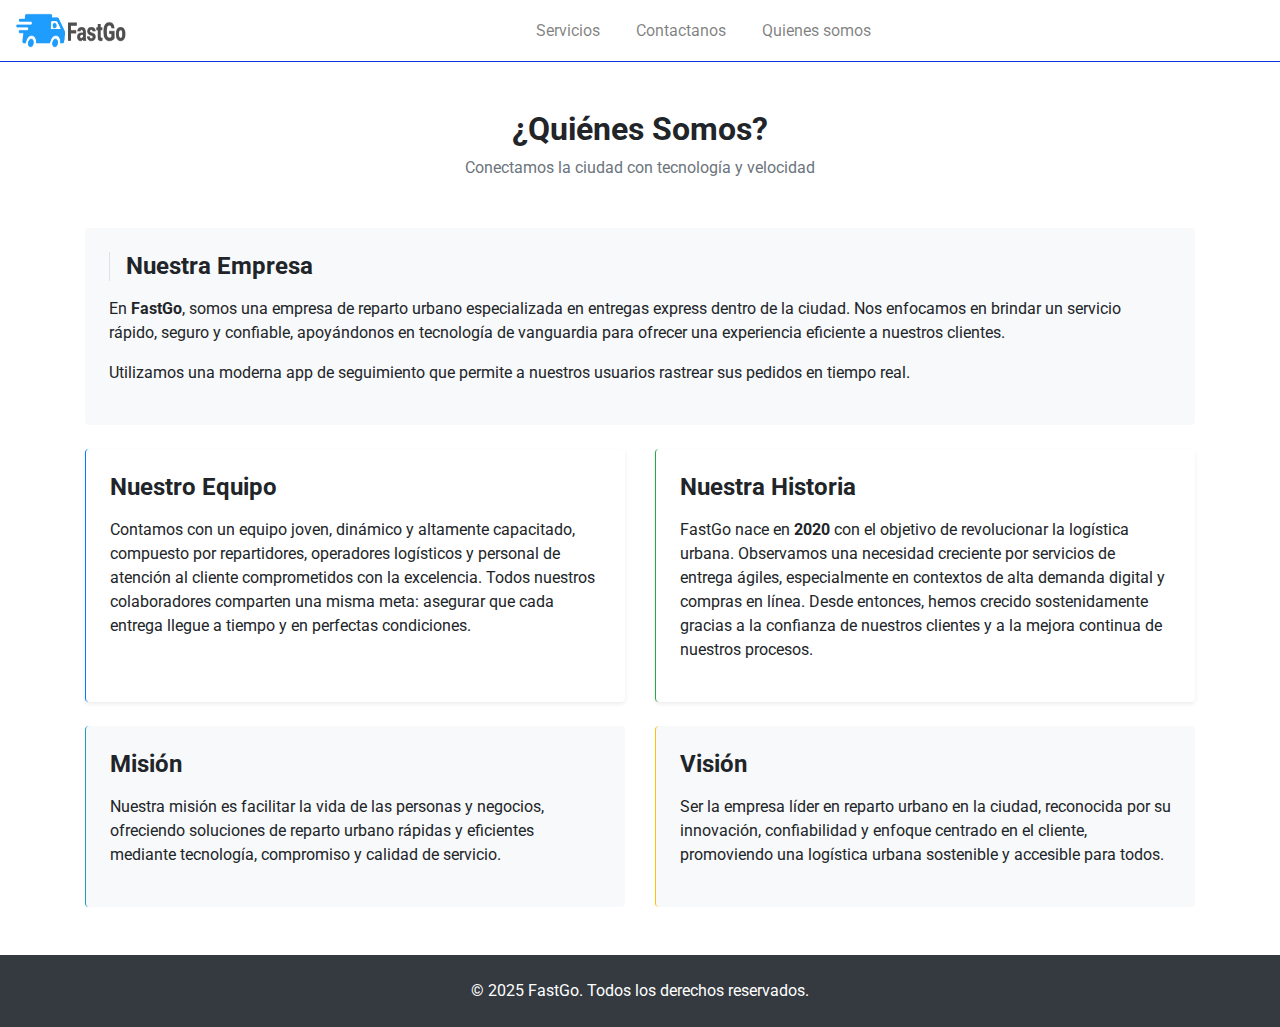
<file: about.html>
<!DOCTYPE html>
<html lang="en">
<head>
    <meta charset="UTF-8">
    <meta name="viewport" content="width=device-width, initial-scale=1.0">
    <link rel="stylesheet" href="https://stackpath.bootstrapcdn.com/bootstrap/4.5.2/css/bootstrap.min.css">
    <script src="https://code.jquery.com/jquery-3.5.1.slim.min.js"></script>
    <script src="https://cdn.jsdelivr.net/npm/popper.js@1.16.1/dist/umd/popper.min.js"></script>
    <script src="https://stackpath.bootstrapcdn.com/bootstrap/4.5.2/js/bootstrap.min.js"></script>
    <link rel="stylesheet" href="css/style.css">
    <link rel="preconnect" href="https://fonts.googleapis.com">
    <link rel="preconnect" href="https://fonts.gstatic.com" crossorigin>
    <link href="https://fonts.googleapis.com/css2?family=Roboto:ital,wght@0,100..900;1,100..900&display=swap"
        rel="stylesheet">
    <link rel="icon" href="/images/favicon.png" type="image/png">
    <title>FastGo - Entregas Express</title>
</head>
<body>
    <main>
        <nav class="navbar navbar-expand-lg navbar-light mi-navbar">
            <a class="navbar-brand" href="index.html"><img src="images/logonombre.png" alt="logo" width="110"
                    height="35" loading="lazy" /></a>
            <button class="navbar-toggler" type="button" data-toggle="collapse" data-target="#navbarNavDropdown"
                aria-controls="navbarNavDropdown" aria-expanded="false" aria-label="Toggle navigation">
                <span class="navbar-toggler-icon"></span>
            </button>
            <div class="collapse navbar-collapse justify-content-center" id="navbarNavDropdown">
                <ul class="navbar-nav">
                    <li class="nav-item">
                        <a class="nav-link" href="services.html">Servicios</a>
                    </li>
                    <li class="nav-item">
                        <a class="nav-link" href="contactJS.html">Contactanos</a>
                    </li>
                    <li class="nav-item">
                        <a class="nav-link" href="about.html">Quienes somos</a>
                    </li>
                </ul>
            </div>
        </nav>
        <section class="container my-5">
            <div class="text-center mb-5">
                <h2 class="font-weight-bold">¿Quiénes Somos?</h2>
                <p class="text-muted">Conectamos la ciudad con tecnología y velocidad</p>
            </div>
            <article class="bg-light p-4 mb-4 rounded">
                <h4 class="border-left pl-3 font-weight-bold">Nuestra Empresa</h4>
                <p class="mt-3">
                    En <strong>FastGo</strong>, somos una empresa de reparto urbano especializada en entregas express
                    dentro de la ciudad. Nos enfocamos en brindar un servicio rápido, seguro y confiable, apoyándonos en
                    tecnología de vanguardia para ofrecer una experiencia eficiente a nuestros clientes.
                </p>
                <p>
                    Utilizamos una moderna app de seguimiento que permite a nuestros usuarios rastrear sus pedidos en
                    tiempo real.
                </p>
            </article>
            <section class="row mb-4">
                <div class="col-md-6">
                    <article class="p-4 bg-white shadow-sm rounded h-100 border-left border-primary">
                        <h4 class="font-weight-bold">Nuestro Equipo</h4>
                        <p class="mt-3">
                            Contamos con un equipo joven, dinámico y altamente capacitado, compuesto por repartidores,
                            operadores logísticos y personal de atención al cliente comprometidos con la excelencia.
                            Todos nuestros colaboradores comparten una misma meta: asegurar que cada entrega llegue a
                            tiempo y en perfectas condiciones.
                        </p>
                    </article>
                </div>
                <article class="col-md-6 mt-4 mt-md-0">
                    <div class="p-4 bg-white shadow-sm rounded h-100 border-left border-success">
                        <h4 class="font-weight-bold">Nuestra Historia</h4>
                        <p class="mt-3">
                            FastGo nace en <strong>2020</strong> con el objetivo de revolucionar la logística urbana.
                            Observamos una necesidad creciente por servicios de entrega ágiles, especialmente en
                            contextos de alta demanda digital y compras en línea. Desde entonces, hemos crecido
                            sostenidamente gracias a la confianza de nuestros clientes y a la mejora continua de
                            nuestros procesos.
                        </p>
                    </div>
                </article>
            </section>
            <div class="row">
                <article class="col-md-6">
                    <div class="p-4 bg-light rounded h-100 border-left border-info">
                        <h4 class="font-weight-bold">Misión</h4>
                        <p class="mt-3">
                            Nuestra misión es facilitar la vida de las personas y negocios, ofreciendo soluciones de
                            reparto urbano rápidas y eficientes mediante tecnología, compromiso y calidad de servicio.
                        </p>
                    </div>
                </article>
                <article class="col-md-6 mt-4 mt-md-0">
                    <div class="p-4 bg-light rounded h-100 border-left border-warning">
                        <h4 class="font-weight-bold">Visión</h4>
                        <p class="mt-3">
                            Ser la empresa líder en reparto urbano en la ciudad, reconocida por su innovación,
                            confiabilidad y enfoque centrado en el cliente, promoviendo una logística urbana sostenible
                            y accesible para todos.
                        </p>
                    </div>
                </article>
            </div>
        </section>
        <footer class="bg-dark text-white text-center py-4">
            <p class="mb-0">&copy; 2025 FastGo. Todos los derechos reservados.</p>
        </footer>

    </main>
</body>

</html>
</file>
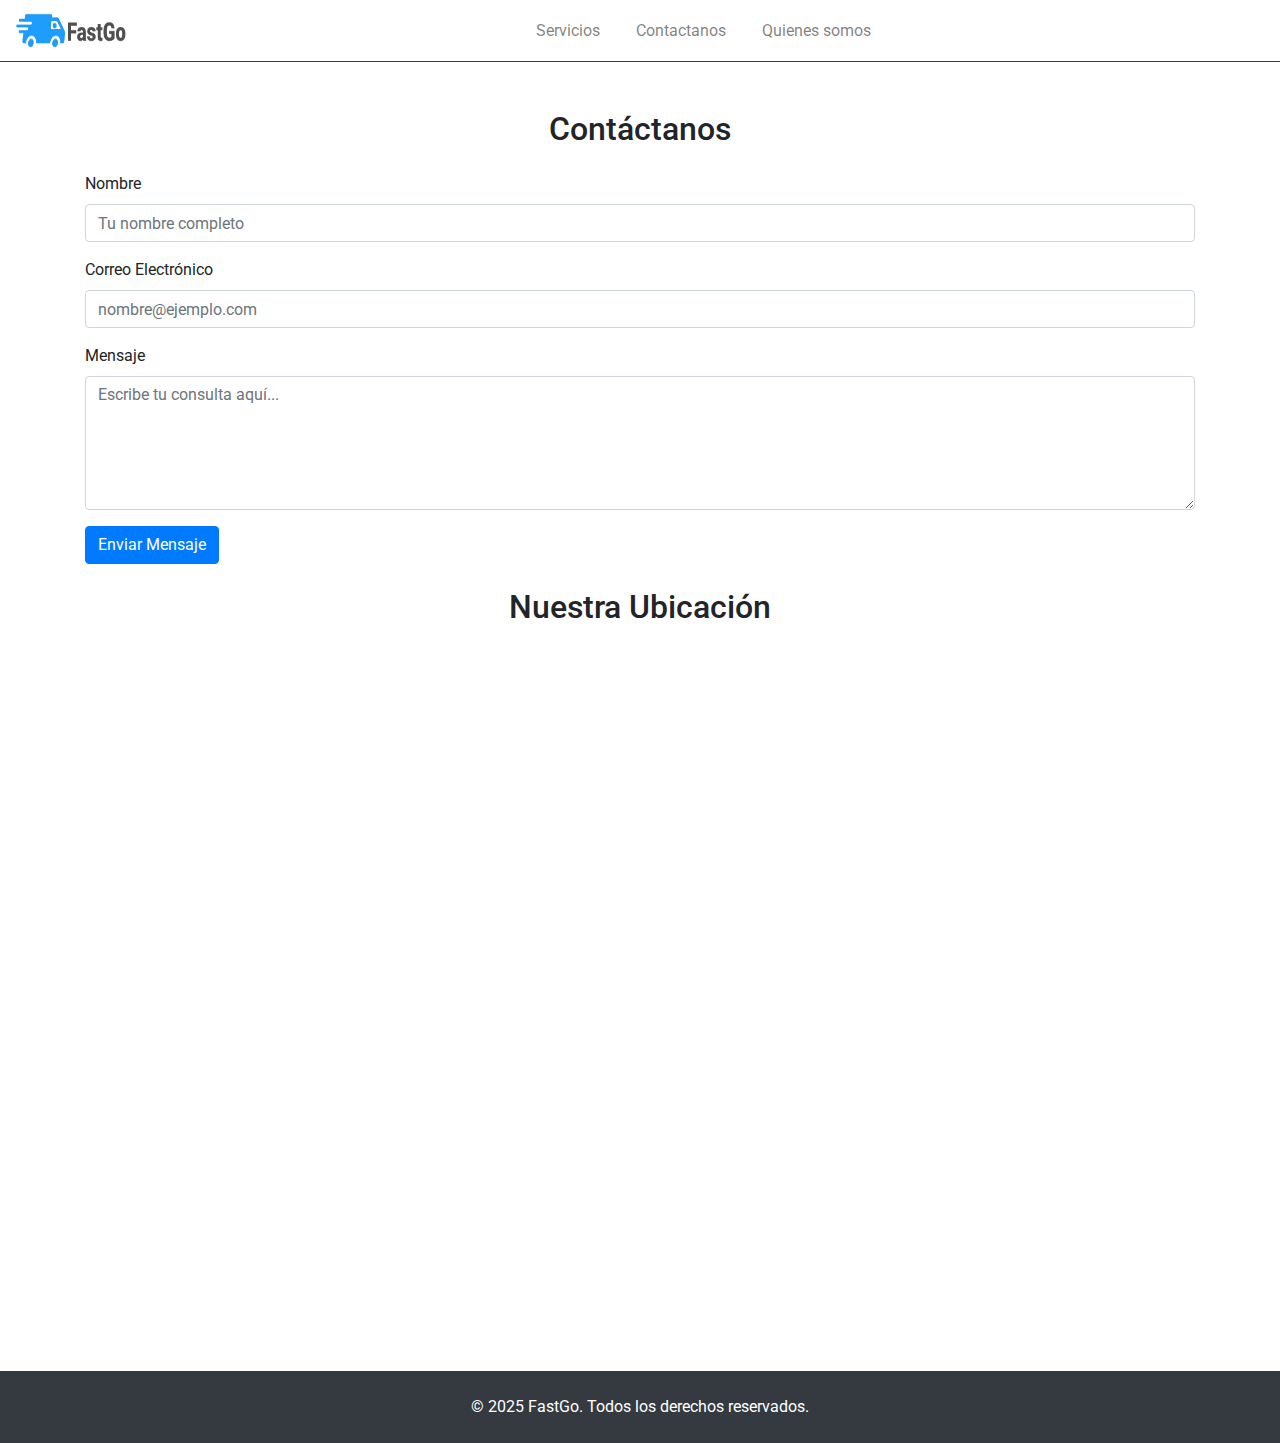
<file: contact.html>
<!DOCTYPE html>
<html lang="en">

<head>
    <meta charset="UTF-8">
    <meta name="viewport" content="width=device-width, initial-scale=1.0">
    <link rel="stylesheet" href="https://stackpath.bootstrapcdn.com/bootstrap/4.5.2/css/bootstrap.min.css">
    <script src="https://code.jquery.com/jquery-3.5.1.slim.min.js"></script>
    <script src="https://cdn.jsdelivr.net/npm/popper.js@1.16.1/dist/umd/popper.min.js"></script>
    <script src="https://stackpath.bootstrapcdn.com/bootstrap/4.5.2/js/bootstrap.min.js"></script>
    <link rel="stylesheet" href="css/style.css">
    <link rel="preconnect" href="https://fonts.googleapis.com">
    <link rel="preconnect" href="https://fonts.gstatic.com" crossorigin>
    <link href="https://fonts.googleapis.com/css2?family=Roboto:ital,wght@0,100..900;1,100..900&display=swap"
        rel="stylesheet">
    <link rel="icon" href="/sitio/images/favicon.png" type="image/png">
    <title>FastGo - Entregas Express</title>
</head>

<body>
    <main>
        <nav class="navbar navbar-expand-lg navbar-light mi-navbar">
            <a class="navbar-brand" href="index.html"><img src="images/logonombre.png" alt="logo" width="110"
                    height="35" loading="lazy" /></a>
            <button class="navbar-toggler" type="button" data-toggle="collapse" data-target="#navbarNavDropdown"
                aria-controls="navbarNavDropdown" aria-expanded="false" aria-label="Toggle navigation">
                <span class="navbar-toggler-icon"></span>
            </button>
            <div class="collapse navbar-collapse justify-content-center" id="navbarNavDropdown">
                <ul class="navbar-nav">
                    <li class="nav-item">
                        <a class="nav-link" href="services.html">Servicios</a>
                    </li>
                    <li class="nav-item">
                        <a class="nav-link" href="contactJS.html">Contactanos</a>
                    </li>
                    <li class="nav-item">
                        <a class="nav-link" href="about.html">Quienes somos</a>
                    </li>
                </ul>
            </div>
        </nav>
        <section class="container my-5">
            <h2 class="text-center mb-4">Contáctanos</h2>
            <div class="row">

                <!-- Formulario -->
                <section class="container mb-4">
                    <form>
                        <div class="form-group">
                            <label for="nombre">Nombre</label>
                            <input type="text" class="form-control" id="nombre" placeholder="Tu nombre completo">
                        </div>
                        <div class="form-group">
                            <label for="email">Correo Electrónico</label>
                            <input type="email" class="form-control" id="email" placeholder="nombre@ejemplo.com">
                        </div>
                        <div class="form-group">
                            <label for="mensaje">Mensaje</label>
                            <textarea class="form-control" id="mensaje" rows="5"
                                placeholder="Escribe tu consulta aquí..."></textarea>
                        </div>
                        <button type="submit" class="btn btn-primary">Enviar Mensaje</button>
                    </form>
                </section>

                <!-- Mapa -->
                <section id="map" class="container mb-4">
                    <h2 class="text-center mb-5">Nuestra Ubicación</h2>
                    <div class="embed-responsive embed-responsive-16by9">
                        <iframe class="embed-responsive-item"
                            src="https://www.google.com/maps/embed?pb=!1m18!1m12!1m3!1d212998.56777909782!2d-70.7946411694144!3d-33.472678897708!2m3!1f0!2f0!3f0!3m2!1i1024!2i768!4f13.1!3m3!1m2!1s0x9662c5410425af2f%3A0x8475d53c400f0931!2sSantiago%2C%20Regi%C3%B3n%20Metropolitana!5e0!3m2!1ses!2scl!4v1749607339672!5m2!1ses!2scl" width="600" height="450" style="border:0;" allowfullscreen="" loading="lazy" referrerpolicy="no-referrer-when-downgrade">
                        </iframe>
                    </div>
                </section>

            </div>
        </section>
        <footer class="bg-dark text-white text-center py-4">
            <p class="mb-0">&copy; 2025 FastGo. Todos los derechos reservados.</p>
        </footer>

    </main>
</body>

</html>
</file>
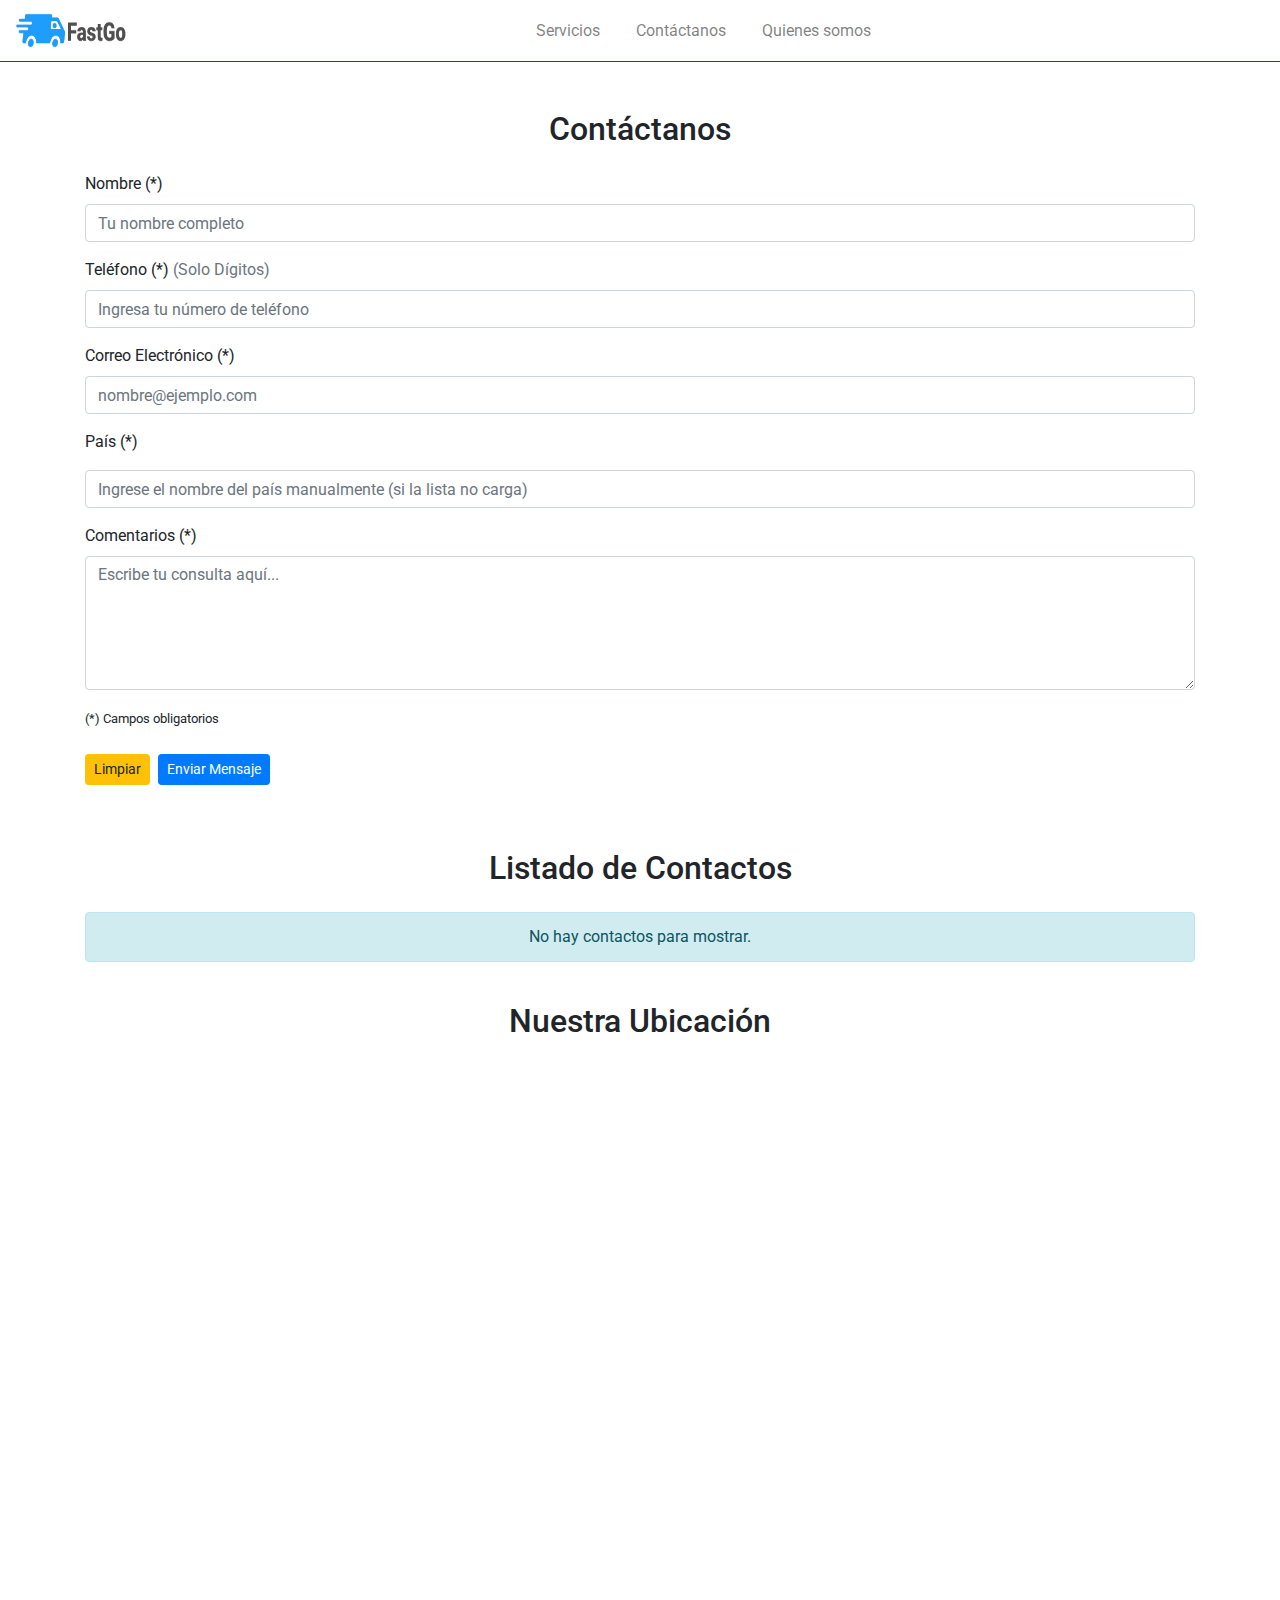
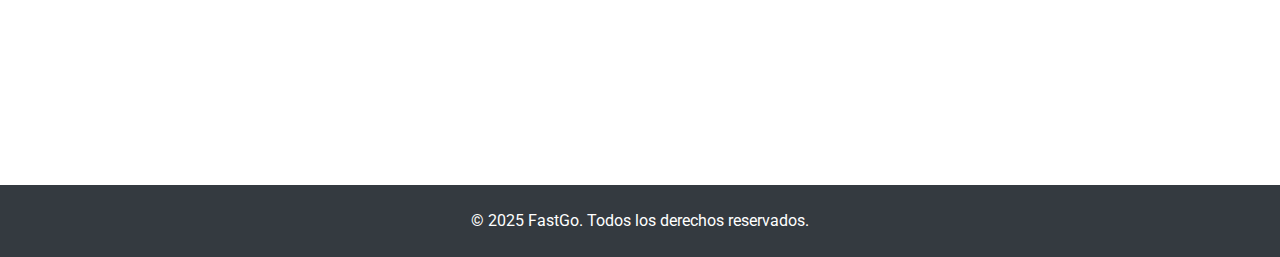
<file: contactJS.html>
<!DOCTYPE html>
<html lang="en">

<head>
    <meta charset="UTF-8">
    <meta name="viewport" content="width=device-width, initial-scale=1.0">
    <link rel="stylesheet" href="https://stackpath.bootstrapcdn.com/bootstrap/4.5.2/css/bootstrap.min.css">
    <script src="https://code.jquery.com/jquery-3.5.1.min.js"></script>
    <script src="https://cdn.jsdelivr.net/npm/popper.js@1.16.1/dist/umd/popper.min.js"></script>
    <script src="https://stackpath.bootstrapcdn.com/bootstrap/4.5.2/js/bootstrap.min.js"></script>
    <link rel="stylesheet" href="css/style.css">
    <link rel="preconnect" href="https://fonts.googleapis.com">
    <link rel="preconnect" href="https://fonts.gstatic.com" crossorigin>
    <link href="https://fonts.googleapis.com/css2?family=Roboto:ital,wght@0,100..900;1,100..900&display=swap"
        rel="stylesheet">
    <link rel="icon" href="/sitio/images/favicon.png" type="image/png">
    <title>FastGo - Entregas Express</title>

    <script>
        $(document).ready(function () { //Asegura que el código jQuery se ejecuta una vez que el DOM está completamente cargado.
            let dataBase = JSON.parse(localStorage.getItem("contactos")) || [];  //Array que guarda tus contactos, inicializado desde localStorage o vacío si no hay datos.
            let editingId = null; // Variable para saber si estamos editando

            // Función para renderizar la tabla de contactos
            function renderizarContactos() {
                let tbody = $('#tabla-contactos tbody');
                tbody.empty(); // Limpiar tabla antes de añadir nuevos datos

                if (dataBase.length > 0) {
                    dataBase.forEach(function (contacto) {
                        tbody.append(`
                        <tr>
                            <td>${contacto.nombre}</td>
                            <td>${contacto.telefono}</td>
                            <td>${contacto.email}</td>
                            <td>${contacto.countryCommonName}</td>  <td>${contacto.countryOfficialName}</td> <td>${contacto.comentarios}</td>
                            <td>
                                <button class="btn btn-sm btn-info btn-editar" data-id="${contacto.id}">Editar</button>
                                <button class="btn btn-sm btn-danger btn-eliminar" data-id="${contacto.id}">Eliminar</button>
                            </td>
                        </tr>
                    `);
                    });
                    $('#tabla-contactos').show(); // Mostrar la tabla si hay contactos
                    $('#mensaje-sin-contactos').hide(); // Ocultar mensaje de "sin contactos"
                } else {
                    $('#tabla-contactos').hide();
                    $('#mensaje-sin-contactos').show();
                }
            }

            // Ocultar el input 'otherCountry' al inicio
            $('#otherCountry').hide(); // Ocultar el campo de nombre oficial del país al inicio
            $('#containerOfficialCountryName').hide(); // Ocultar el campo de nombre oficial al inicio para luego mostralo en la tabla

            // Cargar países desde la API
            $.ajax({
                url: 'https://restcountries.com/v3.1/lang/spanish',
                method: 'GET',
                success: function (data) {
                    $('#selectCountry').empty();
                    $('#selectCountry').append('<option value="">Seleccione País</option>');
                    // Ordenar los países alfabéticamente por common name
                    data.sort((a, b) => { //obtener los nombres comunes y compararlos
                        const nameA = a.name.common.toUpperCase(); //mayusculas para evitar problemas de mayúsculas/minúsculas
                        const nameB = b.name.common.toUpperCase(); //mayusculas para evitar problemas de mayúsculas/minúsculas
                        if (nameA < nameB) return -1; // Si nameA es menor que nameB, nameA va primero
                        if (nameA > nameB) return 1; // Si nameA es mayor que nameB, nameB va primero
                        return 0;
                    });

                    data.forEach(function (country) {
                        const commonName = country.name.common;
                        const officialName = country.name.official || commonName; // Fallback al nombre común si no hay oficial
                        // Guardamos el nombre oficial en el 'value' y el nombre común como texto visible.
                        // Podríamos guardar también el commonName como un data-attribute si fuera necesario accederlo más tarde de forma individual.
                        $('#selectCountry').append(`<option value="${officialName}" data-common-name="${commonName}">${commonName}</option>`);
                    });
                    $('#otherCountry').remove(); // Si la API carga bien, removemos el campo de texto de otro país
                },
                error: function () {
                    alert("No se pudo cargar la lista de países. Por favor, ingrese el nombre del país manualmente.");
                    $('#selectCountry').remove(); // Quitar el select si falla la carga
                    $('#otherCountry').show(); // Mostrar el campo de texto para el país manual
                }
            });

            // Setear el nombre oficial del país (que ya es el value del select)
            $('#selectCountry').on('change', function () {
                const selectedOfficialName = $(this).val();
                $('#inputOfficialCountryName').val(selectedOfficialName);
                if (selectedOfficialName === "") {
                    $('#containerOfficialCountryName').hide();
                } else {
                    $('#containerOfficialCountryName').show();
                }
            });

            // Limpiar el formulario
            $('#buttonClean').on('click', function () {
                if (confirm('¿Está seguro que desea limpiar el formulario?')) {
                    $('input, #textareaComentario, select').val('');
                    $('#selectCountry').val(''); // Asegurar que el select se resetea
                    $('#containerOfficialCountryName').hide(); // Ocultar el campo de nombre oficial
                    $('#div-errores').hide(); // Ocultar errores
                    $('#lista-errores').empty(); // Limpiar lista de errores
                    $('#btn-submit').text('Enviar Mensaje').removeClass('btn-success').addClass('btn-primary');
                    $('#btn-cancel-edit').hide();
                    editingId = null; // Resetear el modo edición
                }
            });

            // Enviar/Actualizar formulario
            $('#contactForm').on('submit', function (e) {
                e.preventDefault(); // Prevenir el envío por defecto del formulario

                let errores = [];
                let nombre = $('#nombre').val().trim(); // Trim para eliminar espacios al inicio y al final
                let telefono = $('#telefono').val().trim();
                let email = $('#email').val().trim();
                let countrySelectedCommonName = '';
                let countrySelectedOfficialName = '';
                let comentarios = $("#textareaComentario").val().trim();

                // Lógica para obtener los nombres de país según si se usa el select o el input manual
                if ($('#otherCountry').is(':visible')) {
                    // Si el campo manual está visible (API falló)
                    countrySelectedCommonName = $('#otherCountry').val().trim();
                    countrySelectedOfficialName = $('#otherCountry').val().trim(); // En este caso, el oficial es el mismo que el común
                    if (countrySelectedCommonName === '') {
                        errores.push("Ingrese el nombre del país manualmente.");
                    }
                } else {
                    // Si el select está visible (API cargó bien)
                    const selectedOption = $('#selectCountry option:selected');
                    countrySelectedCommonName = selectedOption.text(); // El texto visible es el nombre común
                    countrySelectedOfficialName = selectedOption.val(); // El valor es el nombre oficial
                    if (countrySelectedOfficialName === '') { // Validar que se seleccionó algo
                        errores.push("Seleccione un país.");
                    }
                }

                if (nombre === '') {
                    errores.push("El nombre es obligatorio.");
                }
                if (telefono === '') {
                errores.push("El teléfono es obligatorio.");
            } else {
                
                let regexTelefono = /^\d+$/; // Expresión regular para validar que solo contenga dígitos
                if (!regexTelefono.test(telefono)) {
                    errores.push("El teléfono solo debe contener números.");
                }
            }
                if (email === '') {
                    errores.push("El correo electrónico está vacío.");
                } else {
                    let regexEmail = /^[^\s@]+@[^\s@]+\.[^\s@]+$/; //expresión regular para validar el formato del correo electrónico
                    if (!regexEmail.test(email)) {
                        errores.push("El correo electrónico no tiene un formato válido.");
                    }
                }

                if (comentarios === '') {
                    errores.push("Debe ingresar un comentario.");
                }

                if (errores.length > 0) {
                    $('#lista-errores').empty();
                    errores.forEach(function (error) {
                        $('#lista-errores').append('<li>' + error + '</li>');
                    });
                    $('#div-errores').show();
                } else {
                    $('#div-errores').hide(); // Ocultar errores si todo está bien

                    const contactoData = {
                        nombre: nombre,
                        telefono: telefono,
                        email: email,
                        countryCommonName: countrySelectedCommonName,    // Guardamos el común
                        countryOfficialName: countrySelectedOfficialName, // Guardamos el oficial
                        comentarios: comentarios
                    };

                    if (editingId) {
                        // Modo edición: encontrar y actualizar el contacto
                        const contactoIndex = dataBase.findIndex(c => c.id === editingId);
                        if (contactoIndex !== -1) {
                            dataBase[contactoIndex] = { ...dataBase[contactoIndex], ...contactoData }; // Mantiene el ID y actualiza los datos
                            alert('Contacto actualizado con éxito!');
                        }
                    } else {
                        // Modo nuevo: agregar un nuevo contacto
                        contactoData.id = Date.now(); // Asignar un ID único solo al crear
                        dataBase.push(contactoData);
                        alert('Contacto guardado con éxito!');
                    }

                    localStorage.setItem("contactos", JSON.stringify(dataBase));
                    renderizarContactos(); // Actualizar la tabla
                    $('#buttonClean').click(); // Limpiar el formulario y resetear el modo edición
                }
            });

            // Evento click para Editar
            $(document).on('click', '.btn-editar', function () {
                editingId = parseInt($(this).data('id')); // Obtener el ID del contacto a editar
                const contactoToEdit = dataBase.find(c => c.id === editingId);

                if (contactoToEdit) {
                    $('#nombre').val(contactoToEdit.nombre);
                    $('#telefono').val(contactoToEdit.telefono);
                    $('#email').val(contactoToEdit.email);

                    // Lógica para precargar el select o el input manual al editar
                    if ($('#otherCountry').length && !$('#selectCountry').length) { // Si el input manual es el único que existe
                        $('#otherCountry').val(contactoToEdit.countryOfficialName).show();
                    } else { // Si el select es el que existe
                        let officialNameFound = false;
                        $('#selectCountry option').each(function () {
                            if ($(this).val() === contactoToEdit.countryOfficialName) {
                                $(this).prop('selected', true);
                                officialNameFound = true;
                                return false; // Salir del each
                            }
                        });
                        $('#inputOfficialCountryName').val(contactoToEdit.countryOfficialName);
                        $('#containerOfficialCountryName').show();

                        if (!officialNameFound) {
                            $('#selectCountry').val(''); // Resetea el select si no encuentra la opción exacta
                        }
                    }

                    $('#textareaComentario').val(contactoToEdit.comentarios);

                    // Cambiar texto del botón de submit y mostrar botón de cancelar
                    $('#btn-submit').text('Actualizar Contacto').removeClass('btn-primary').addClass('btn-success');
                    $('#btn-cancel-edit').show();
                }
            });

            // Evento click para Cancelar Edición
            $('#btn-cancel-edit').on('click', function () {
                $('#buttonClean').click(); // Limpiar el formulario y resetear
            });

            // Evento click para Eliminar
            $(document).on('click', '.btn-eliminar', function () {
                const idToDelete = parseInt($(this).data('id'));
                if (confirm('¿Está seguro que desea eliminar este contacto?')) {
                    dataBase = dataBase.filter(c => c.id !== idToDelete);
                    localStorage.setItem("contactos", JSON.stringify(dataBase));
                    renderizarContactos(); // Actualizar la tabla
                    alert('Contacto eliminado con éxito!');
                }
            });

            // Cargar contactos al iniciar la página
            renderizarContactos();
        });
    </script>
</head>

<body>
    <main>
        <nav class="navbar navbar-expand-lg navbar-light mi-navbar">
            <a class="navbar-brand" href="index.html"><img src="images/logonombre.png" alt="logo" width="110"
                    height="35" loading="lazy" /></a>
            <button class="navbar-toggler" type="button" data-toggle="collapse" data-target="#navbarNavDropdown"
                aria-controls="navbarNavDropdown" aria-expanded="false" aria-label="Toggle navigation">
                <span class="navbar-toggler-icon"></span>
            </button>
            <div class="collapse navbar-collapse justify-content-center" id="navbarNavDropdown">
                <ul class="navbar-nav">
                    <li class="nav-item">
                        <a class="nav-link" href="services.html">Servicios</a>
                    </li>
                    <li class="nav-item">
                        <a class="nav-link" href="contactJS.html">Contáctanos</a>
                    </li>
                    <li class="nav-item">
                        <a class="nav-link" href="about.html">Quienes somos</a>
                    </li>
                </ul>
            </div>
        </nav>
        <section class="container my-5">
            <h2 class="text-center mb-4">Contáctanos</h2>
            <div class="row">

                <section class="container mb-4">
                    <form id="contactForm">
                        <div class="form-group">
                            <label for="nombre">Nombre (*)</label>
                            <input type="text" class="form-control" id="nombre" placeholder="Tu nombre completo">
                        </div>
                        <div class="form-group">
                            <label for="telefono">Teléfono (*) <span class="text-muted">(Solo Dígitos)</span></label>
                            <input type="text" class="form-control" id="telefono"
                                placeholder="Ingresa tu número de teléfono">
                        </div>
                        <div class="form-group">
                            <label for="email">Correo Electrónico (*)</label>
                            <input type="email" class="form-control" id="email" placeholder="nombre@ejemplo.com">
                        </div>
                        <div class="form-group">
                            <label for="selectCountry">País (*)</label>
                            <select class="form-control" id="selectCountry">
                                <option value="">Cargando Países...</option>
                            </select>
                            <input type="text" class="form-control mt-2" id="otherCountry"
                                placeholder="Ingrese el nombre del país manualmente (si la lista no carga)">
                        </div>
                        <div class="form-group" id="containerOfficialCountryName">
                            <label for="inputOfficialCountryName">Nombre Oficial del País</label>
                            <input type="text" class="form-control" id="inputOfficialCountryName" disabled />
                        </div>
                        <div class="form-group">
                            <label for="textareaComentario">Comentarios (*)</label>
                            <textarea class="form-control" id="textareaComentario" rows="5"
                                placeholder="Escribe tu consulta aquí..."></textarea>
                        </div>

                        <div id="div-errores" class="alert alert-danger" style="display: none;">
                            <ul id="lista-errores"></ul>
                        </div>

                        <div class="form-group">
                            <small>(*) Campos obligatorios</small><br /><br />
                            <button class="btn btn-sm btn-warning" id="buttonClean" type="button">Limpiar</button>&nbsp;
                            <button class="btn btn-sm btn-primary" type="submit" id="btn-submit">Enviar
                                Mensaje</button>
                            <button class="btn btn-sm btn-secondary" id="btn-cancel-edit" type="button"
                                style="display: none;">Cancelar Edición</button> <!-- Botón oculto para cancelar edición -->
                        </div>
                    </form>
                </section>
                <section class="container my-4">
                    <h2 class="mb-4 text-center">Listado de Contactos</h2>
                    <table id="tabla-contactos" style="display: none;" class="table table-striped table-bordered">
                        <thead class="thead-dark">
                            <tr>
                                <th>Nombre</th>
                                <th>Teléfono</th>
                                <th>Email</th>
                                <th>País (Común)</th>
                                <th>País (Oficial)</th>
                                <th>Comentarios</th>
                                <th>Acciones</th>
                            </tr>
                        </thead>
                        <tbody>
                        </tbody>
                    </table>
                    <div class="alert alert-info text-center" id="mensaje-sin-contactos" style="display:none">No hay
                        contactos para mostrar.</div>
                </section>
                <section id="map" class="container mb-4">
                    <h2 class="text-center mb-5">Nuestra Ubicación</h2>
                    <div class="embed-responsive embed-responsive-16by9">
                        <iframe class="embed-responsive-item"
                            src="https://www.google.com/maps/embed?pb=!1m18!1m12!1m3!1d212998.56777909782!2d-70.7946411694144!3d-33.472678897708!2m3!1f0!2f0!3f0!3m2!1i1024!2i768!4f13.1!3m3!1m2!1s0x9662c5410425af2f%3A0x8475d53c400f0931!2sSantiago%2C%20Regi%C3%B3n%20Metropolitana!5e0!3m2!1ses!2scl!4v1749607339672!5m2!1ses!2scl"
                            width="600" height="450" style="border:0;" allowfullscreen="" loading="lazy"
                            referrerpolicy="no-referrer-when-downgrade">
                        </iframe>
                    </div>
                </section>
            </div>
        </section>
        <footer class="bg-dark text-white text-center py-4">
            <p class="mb-0">© 2025 FastGo. Todos los derechos reservados.</p>
        </footer>

    </main>
</body>

</html>
</file>
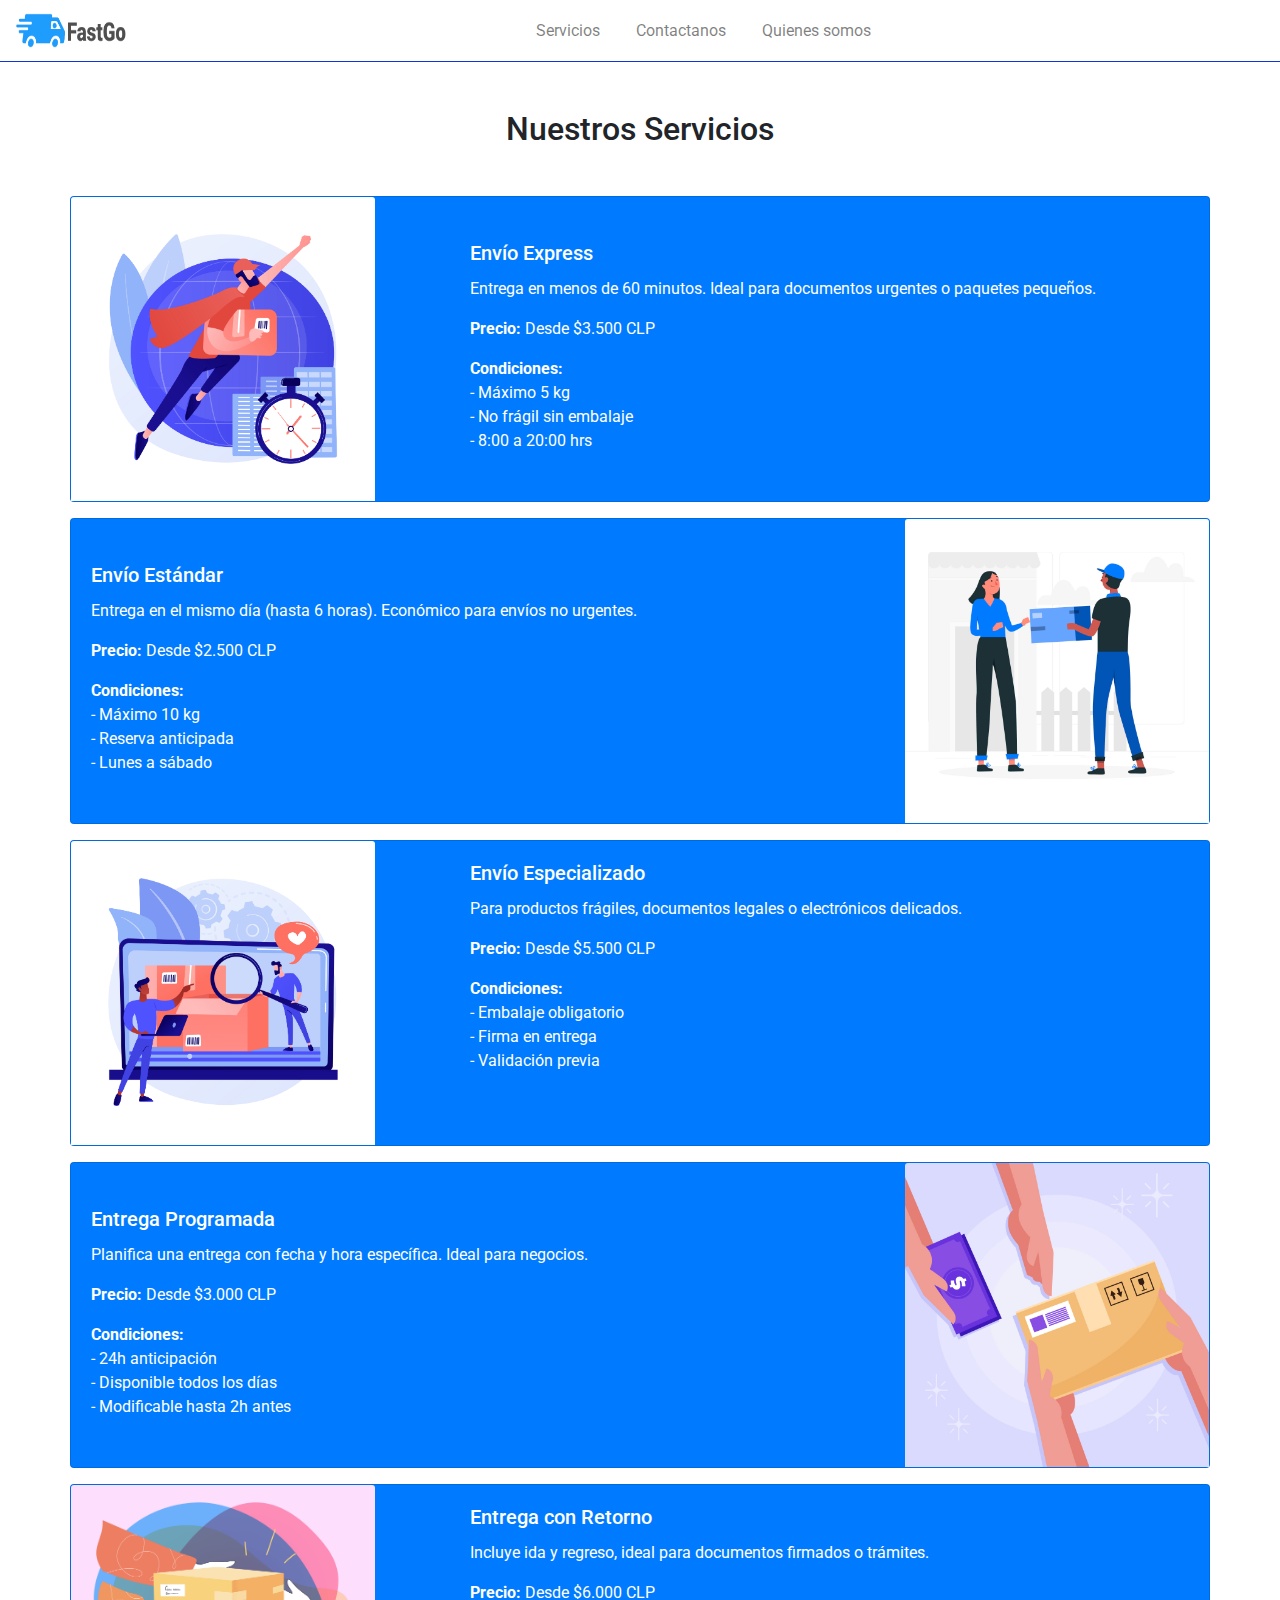
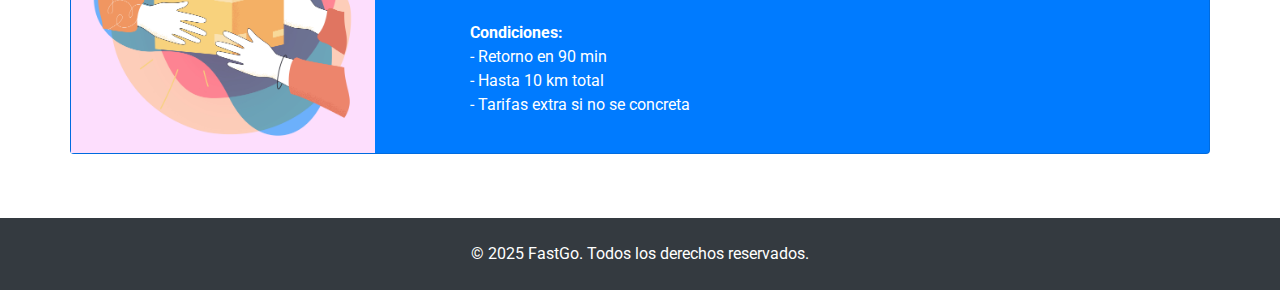
<file: services.html>
<!DOCTYPE html>
<html lang="en">

<head>
    <meta charset="UTF-8">
    <meta name="viewport" content="width=device-width, initial-scale=1.0">
    <link rel="stylesheet" href="https://stackpath.bootstrapcdn.com/bootstrap/4.5.2/css/bootstrap.min.css">
    <script src="https://code.jquery.com/jquery-3.5.1.slim.min.js"></script>
    <script src="https://cdn.jsdelivr.net/npm/popper.js@1.16.1/dist/umd/popper.min.js"></script>
    <script src="https://stackpath.bootstrapcdn.com/bootstrap/4.5.2/js/bootstrap.min.js"></script>
    <link rel="stylesheet" href="/css/style.css">
    <link rel="preconnect" href="https://fonts.googleapis.com">
    <link rel="preconnect" href="https://fonts.gstatic.com" crossorigin>
    <link href="https://fonts.googleapis.com/css2?family=Roboto:ital,wght@0,100..900;1,100..900&display=swap"
        rel="stylesheet">
    <link rel="icon" href="/images/favicon.png" type="image/png">
    <title>FastGo - Entregas Express</title>
</head>
<body id="body-services">
    <main>
        <nav class="navbar navbar-expand-lg navbar-light mi-navbar">
            <a class="navbar-brand" href="index.html"><img src="images/logonombre.png" alt="logo" width="110"
                    height="35" loading="lazy" /></a>
            <button class="navbar-toggler" type="button" data-toggle="collapse" data-target="#navbarNavDropdown"
                aria-controls="navbarNavDropdown" aria-expanded="false" aria-label="Toggle navigation">
                <span class="navbar-toggler-icon"></span>
            </button>
            <div class="collapse navbar-collapse justify-content-center" id="navbarNavDropdown">
                <ul class="navbar-nav">
                    <li class="nav-item">
                        <a class="nav-link" href="services.html ">Servicios</a>
                    </li>
                    <li class="nav-item">
                        <a class="nav-link" href="contactJS.html">Contactanos</a>
                    </li>
                    <li class="nav-item">
                        <a class="nav-link" href="about.html">Quienes somos</a>
                    </li>
                </ul>
            </div>
        </nav>
        <section class="container my-5">
            <h2 class="text-center mb-5">Nuestros Servicios</h2>
            <section class="row">
                <!-- Servicio 1 -->
                <article class="card text-white bg-primary mb-3">
                    <div class="row no-gutters">
                        <div class="col-md-4 d-sm-none d-lg-block">
                            <img src="images/services/20945973.jpg" class="card-img-top card-heigth-services"
                                alt="Envío Express">
                        </div>
                        <div class="col-md-8">
                            <div class="card-body mt-4">
                                <h5 class="card-title">Envío Express</h5>
                                <p class="card-text">Entrega en menos de 60 minutos. Ideal para documentos urgentes o
                                    paquetes pequeños.</p>
                                <p><strong>Precio:</strong> Desde $3.500 CLP</p>
                                <p><strong>Condiciones:</strong><br>- Máximo 5 kg<br>- No frágil sin embalaje<br>- 8:00
                                    a
                                    20:00 hrs</p>
                            </div>
                        </div>
                    </div>
                </article>
                <!-- Servicio 2 -->
                <article class="card text-white bg-primary mb-3">
                    <div class="row no-gutters">
                        <div class="col-md-8">
                            <div class="card-body mt-4 card-padding">
                                <h5 class="card-title">Envío Estándar</h5>
                                Entrega en el mismo día (hasta 6 horas). Económico para envíos no urgentes.</p>
                                <p><strong>Precio:</strong> Desde $2.500 CLP</p>
                                <p><strong>Condiciones:</strong><br>- Máximo 10 kg<br>- Reserva anticipada<br>- Lunes a
                                    sábado
                                </p>
                            </div>
                        </div>
                        <div class="col-md-4 d-sm-none d-lg-block">
                            <img src="/images/services/3881176.jpg"
                                class="card-img-top float-right card-heigth-services" alt="Envío Express">
                        </div>
                    </div>
                </article>
                <!-- Servicio 3 -->
                <article class="card text-white bg-primary mb-3">
                    <div class="row no-gutters">
                        <div class="col-md-4 d-sm-none d-lg-block">
                            <img src="/images/services/20945523.jpg" class="card-img-top card-heigth-services"
                                alt="Envío Express">
                        </div>
                        <div class="col-md-8">
                            <div class="card-body ">
                                <h5 class="card-title">Envío Especializado</h5>
                                <p class="card-text">Para productos frágiles, documentos legales o electrónicos
                                    delicados.
                                </p>
                                <p><strong>Precio:</strong> Desde $5.500 CLP</p>
                                <p><strong>Condiciones:</strong><br>- Embalaje obligatorio<br>- Firma en entrega<br>-
                                    Validación previa</p>
                            </div>
                        </div>
                    </div>
                </article>
                <!-- Servicio 4 -->
                <article class="card text-white bg-primary mb-3">
                    <div class="row no-gutters">
                        <div class="col-md-8">
                            <div class="card-body mt-4 card-padding">
                                <h5 class="card-title">Entrega Programada</h5>
                                <p class="card-text">Planifica una entrega con fecha y hora específica. Ideal para
                                    negocios.</p>
                                <p><strong>Precio:</strong> Desde $3.000 CLP</p>
                                <p><strong>Condiciones:</strong><br>- 24h anticipación<br>- Disponible todos los
                                    días<br>-
                                    Modificable hasta 2h antes</p>
                            </div>
                        </div>
                        <div class="col-md-4 d-sm-none d-lg-block">
                            <img src="/images/services/4809513.jpg"
                                class="card-img-top float-right card-heigth-services" alt="Envío Express">
                        </div>
                    </div>
                </article>
                <!-- Servicio 5 -->
                <article class="card text-white bg-primary mb-3">
                    <div class="row no-gutters">
                        <div class="col-md-4 d-sm-none d-lg-block">
                            <img src="/images/services/1123456.jpg" class="card-img-top card-heigth-services"
                                alt="Envío Express">
                        </div>
                        <div class="col-md-8">
                            <div class="card-body ">
                                <h5 class="card-title">Entrega con Retorno</h5>
                                <p class="card-text">Incluye ida y regreso, ideal para documentos firmados o trámites.
                                </p>
                                <p><strong>Precio:</strong> Desde $6.000 CLP</p>
                                <p><strong>Condiciones:</strong><br>- Retorno en 90 min<br>- Hasta 10 km total<br>-
                                    Tarifas
                                    extra si no se concreta</p>
                            </div>
                        </div>
                    </div>
                </article>
            </section>
        </section>
        <footer class="bg-dark text-white text-center py-4">
            <p class="mb-0">&copy; 2025 FastGo. Todos los derechos reservados.</p>
        </footer>
    </main>
</body>

</html>
</file>
<file: css/style.css>
main {
  font-family: "Roboto", sans-serif;
}

/* Asegura que el video esté debajo del navbar */
.video-background {
  position: relative;
  height: 100vh;
  overflow: hidden;
}

.video-background video {
  position: absolute;
  top: 0;
  left: 0;
  min-width: 100%;
  min-height: 100%;
  object-fit: cover;
  z-index: -1;
}

.video-overlay-content {
  position: relative;
  z-index: 1;
  color: white;
  text-align: center;
  padding-top: 10%;
}

.video-background::before {
  content: '';
  /* Añade un pseudo-elemento para la superposición */
  position: absolute;
  top: 0;
  left: 0;
  width: 100%;
  height: 100%;
  background: rgba(0, 0, 0, 0.7);
  /* Oscurece el video */
  z-index: 0;
}

nav .navbar {
  z-index: 1000;
  /* Aseguramos que la barra de navegación quede sobre el video */
}

.mi-navbar {

  border-bottom: 1px solid #0c36df;
  /* línea decorativa inferior de los elementos del nav*/
  font-family: 'Roboto', sans-serif;
}

.mi-navbar .nav-link {
  position: relative;
  display: inline-block;
  color: #333333;
  margin: 0 10px;
  transition: color 0.3s ease;
}

.mi-navbar .nav-link::after {
  /*Línea para resaltar el elemento */
  content: '';
  position: absolute;
  width: 0;
  height: 2px;
  left: 0;
  bottom: 0;
  background-color: #0c36df;
  transition: width 0.3s ease;
}

.mi-navbar .nav-link:hover::after {
  width: 100%;
}

#video-overlay {
  margin: -1.5em;
}

.cliente-logo {
  max-height: 80px;
  max-width: 80px;
}

.card-heigth-services {
  height: 19em;
  width: 19em;
}

.card {
  width: 100%;
}

.card img {
  height: 100%;
}
.about-img{
  width: 50rem;
  height: 30rem;
}
/*Media query para video */
@media (max-width: 767px) {
  .video-background {
    background: url('/images/114036-OOLOG5-493.jpg') no-repeat center center;
    background-size: cover;
  }

  .video-background video {
    display: none;
    /* Ya lo oculta Bootstrap, pero por si acaso */
  }
}

@media (max-width: 992px) {
  .card-heigth-services {
    padding-left: 4em;
  }
}

@media (max-width: 576px) {
  .card img {
    display: none;
  }
}
</file>
